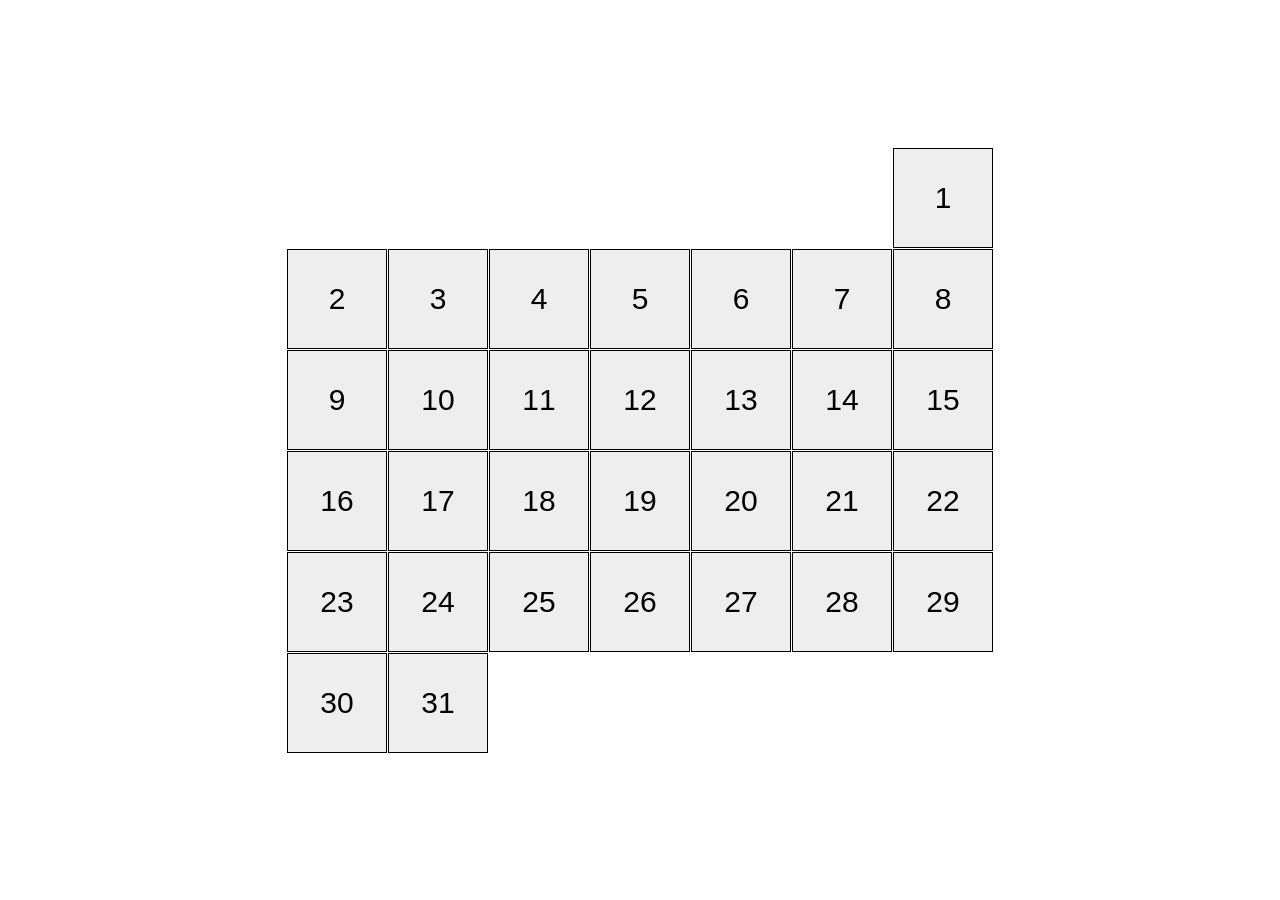
<file: index.html>
<!doctype html><html lang="en"><head><meta charset="utf-8"><meta name="viewport" content="width=device-width, initial-scale=1.0"><title>Calendar</title><link rel="stylesheet" href="index.e7eb196b.css"></head><body> <div class="calendar calendar--month-length-31 calendar--start-day-sun"> <div class="calendar__day"></div> <div class="calendar__day"></div> <div class="calendar__day"></div> <div class="calendar__day"></div> <div class="calendar__day"></div> <div class="calendar__day"></div> <div class="calendar__day"></div> <div class="calendar__day"></div> <div class="calendar__day"></div> <div class="calendar__day"></div> <div class="calendar__day"></div> <div class="calendar__day"></div> <div class="calendar__day"></div> <div class="calendar__day"></div> <div class="calendar__day"></div> <div class="calendar__day"></div> <div class="calendar__day"></div> <div class="calendar__day"></div> <div class="calendar__day"></div> <div class="calendar__day"></div> <div class="calendar__day"></div> <div class="calendar__day"></div> <div class="calendar__day"></div> <div class="calendar__day"></div> <div class="calendar__day"></div> <div class="calendar__day"></div> <div class="calendar__day"></div> <div class="calendar__day"></div> <div class="calendar__day"></div> <div class="calendar__day"></div> <div class="calendar__day"></div> </div> </body></html>
</file>
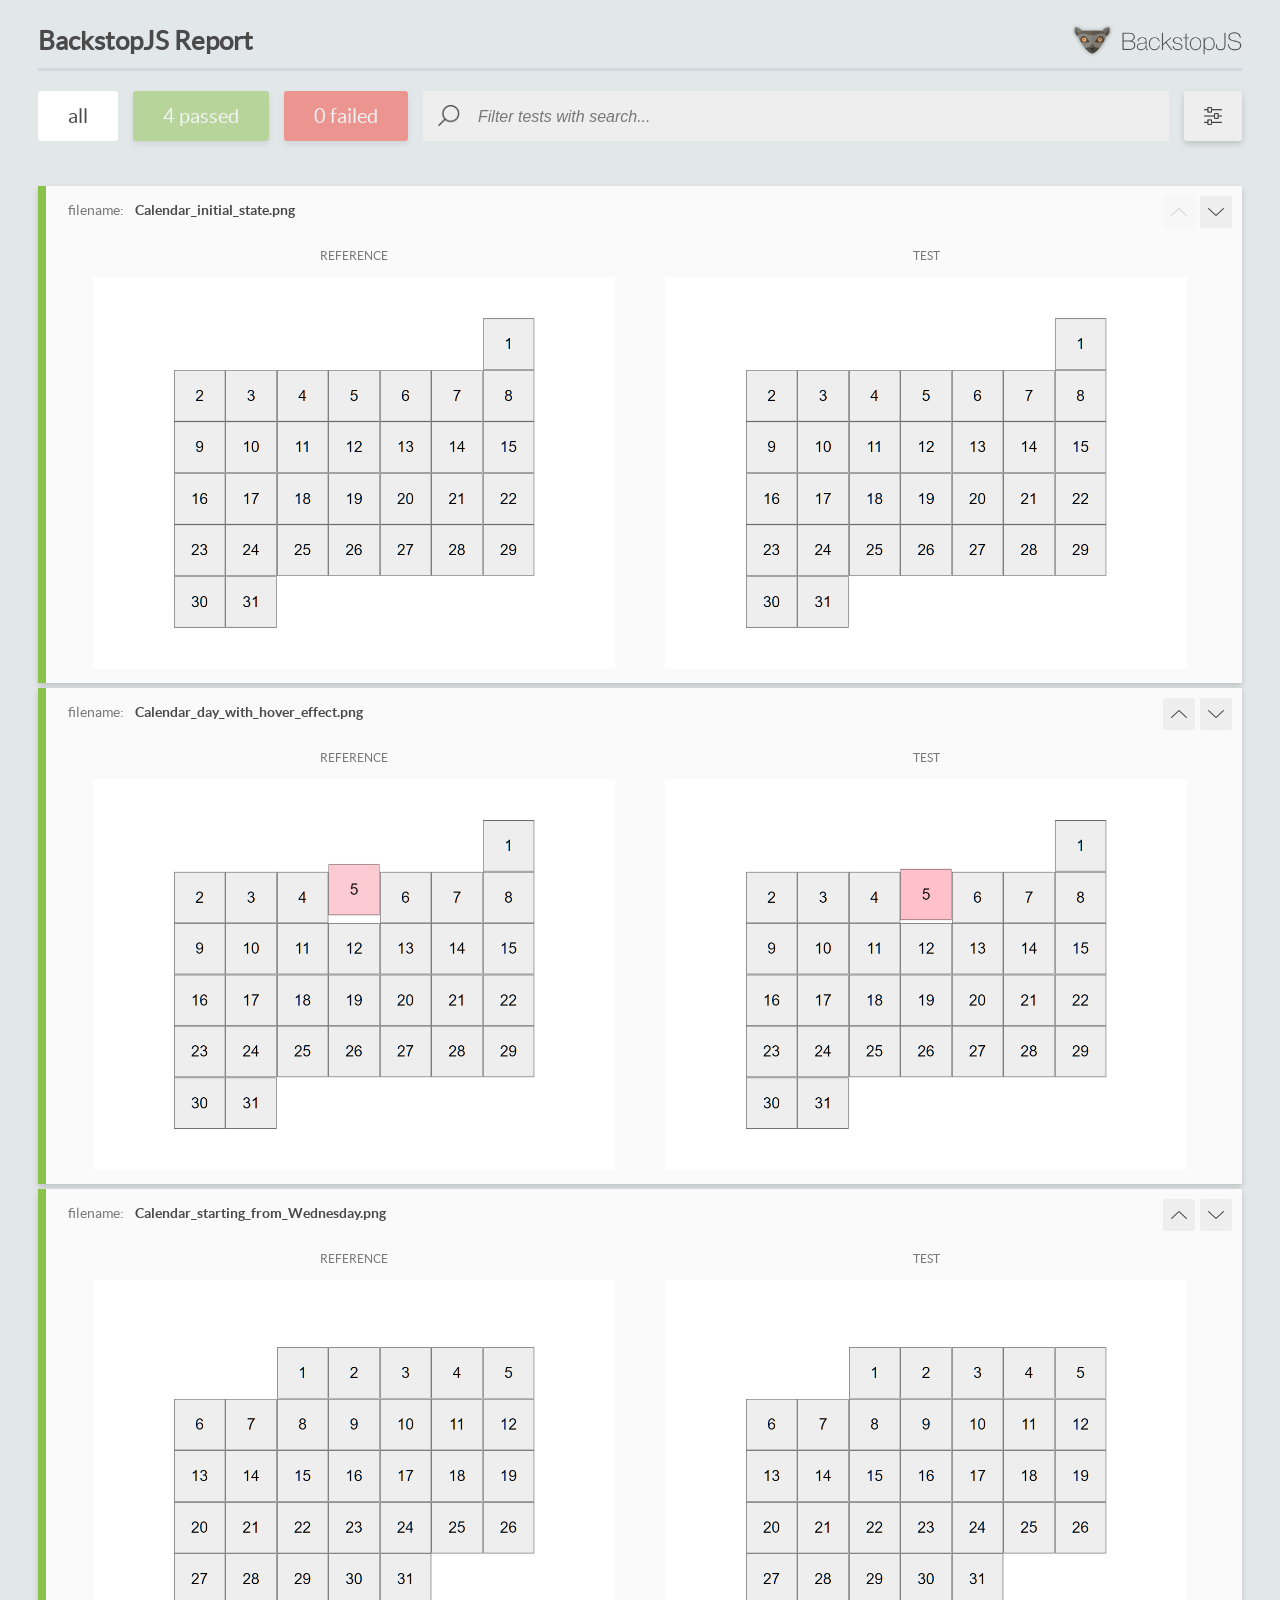
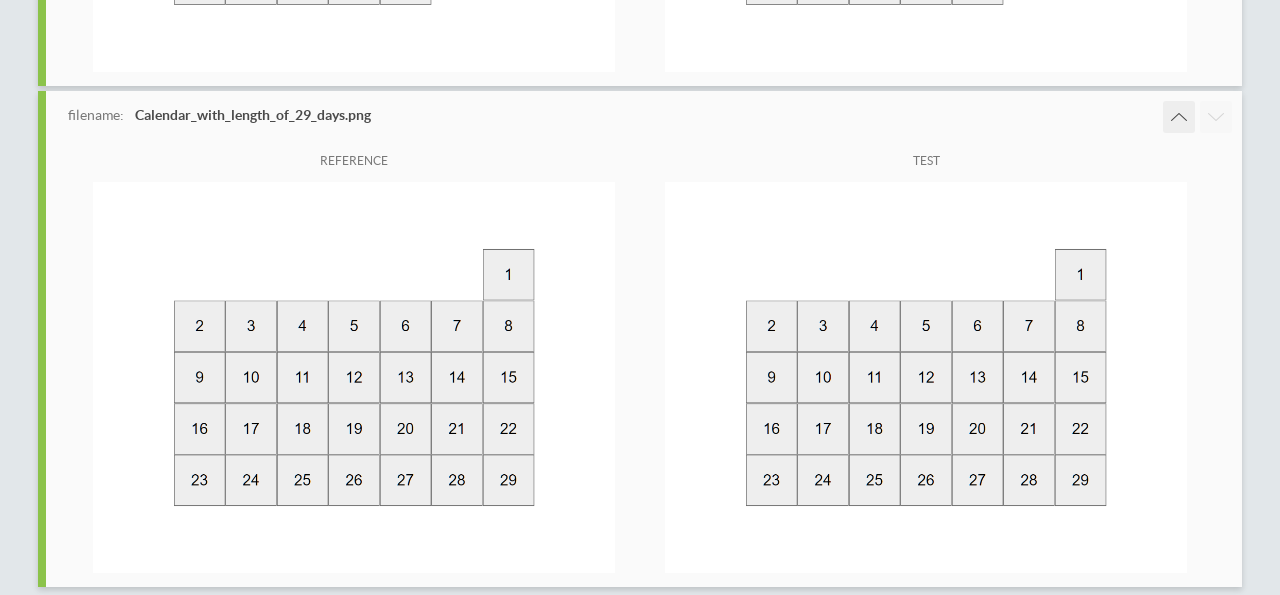
<file: report/html_report/index.html>
<!DOCTYPE html>
<html>
  <head>
    <meta charset="utf-8">
    <!-- Disable Cache -->
    <meta http-equiv="Cache-Control" content="no-cache, no-store, must-revalidate">
    <meta http-equiv="Pragma" content="no-cache">
    <meta http-equiv="Expires" content="0">

    <title>BackstopJS Report</title>

    <style>
      @font-face {
          font-family: 'latoregular';
          src: url('./assets/fonts/lato-regular-webfont.woff2') format('woff2'),
              url('./assets/fonts/lato-regular-webfont.woff') format('woff');
          font-weight: 400;
          font-style: normal;
      }
      @font-face {
          font-family: 'latobold';
          src: url('./assets/fonts/lato-bold-webfont.woff2') format('woff2'),
              url('./assets/fonts/lato-bold-webfont.woff') format('woff');
          font-weight: 700;
          font-style: normal;
      }

      .ReactModal__Body--open {
          overflow: hidden;
      }
      .ReactModal__Body--open .header {
        display: none;
      }

    </style>
  </head>
  <body style="background-color: #E2E7EA">
    <div id="root">

    </div>
    <script>
      function report (report) { // eslint-disable-line no-unused-vars
        window.tests = report;
      }
    </script>
    <script src="config.js"></script>
    <script src="index_bundle.js"></script>
  </body>
</html>
</file>
<file: index.e7eb196b.css>
*{box-sizing:border-box}body{justify-content:center;align-items:center;height:100vh;margin:0;display:flex}.calendar{flex-flow:wrap;justify-content:flex-start;align-items:center;gap:1px;width:716px;margin:0 auto;padding:5px;font-family:Arial,Helvetica,sans-serif;display:flex}.calendar--month-length-28 :nth-child(29),.calendar--month-length-28 :nth-child(30),.calendar--month-length-28 :nth-child(31),.calendar--month-length-28 :nth-child(32),.calendar--month-length-29 :nth-child(30),.calendar--month-length-29 :nth-child(31),.calendar--month-length-29 :nth-child(32),.calendar--month-length-30 :nth-child(31),.calendar--month-length-30 :nth-child(32),.calendar--month-length-31 :nth-child(32){display:none}.calendar--start-day-mon :first-child{margin-left:0}.calendar--start-day-tue :first-child{margin-left:101px}.calendar--start-day-wed :first-child{margin-left:202px}.calendar--start-day-thu :first-child{margin-left:303px}.calendar--start-day-fri :first-child{margin-left:404px}.calendar--start-day-sat :first-child{margin-left:505px}.calendar--start-day-sun :first-child{margin-left:606px}.calendar__day{box-sizing:border-box;cursor:pointer;background-color:#eee;border:1px solid #000;justify-content:center;align-items:center;width:100px;height:100px;display:flex}.calendar__day:hover{background-color:#ffbfcb;transition:transform .5s;transform:translateY(-20px)}.calendar__day:first-child:before{content:"1";font-size:30px}.calendar__day:nth-child(2):before{content:"2";font-size:30px}.calendar__day:nth-child(3):before{content:"3";font-size:30px}.calendar__day:nth-child(4):before{content:"4";font-size:30px}.calendar__day:nth-child(5):before{content:"5";font-size:30px}.calendar__day:nth-child(6):before{content:"6";font-size:30px}.calendar__day:nth-child(7):before{content:"7";font-size:30px}.calendar__day:nth-child(8):before{content:"8";font-size:30px}.calendar__day:nth-child(9):before{content:"9";font-size:30px}.calendar__day:nth-child(10):before{content:"10";font-size:30px}.calendar__day:nth-child(11):before{content:"11";font-size:30px}.calendar__day:nth-child(12):before{content:"12";font-size:30px}.calendar__day:nth-child(13):before{content:"13";font-size:30px}.calendar__day:nth-child(14):before{content:"14";font-size:30px}.calendar__day:nth-child(15):before{content:"15";font-size:30px}.calendar__day:nth-child(16):before{content:"16";font-size:30px}.calendar__day:nth-child(17):before{content:"17";font-size:30px}.calendar__day:nth-child(18):before{content:"18";font-size:30px}.calendar__day:nth-child(19):before{content:"19";font-size:30px}.calendar__day:nth-child(20):before{content:"20";font-size:30px}.calendar__day:nth-child(21):before{content:"21";font-size:30px}.calendar__day:nth-child(22):before{content:"22";font-size:30px}.calendar__day:nth-child(23):before{content:"23";font-size:30px}.calendar__day:nth-child(24):before{content:"24";font-size:30px}.calendar__day:nth-child(25):before{content:"25";font-size:30px}.calendar__day:nth-child(26):before{content:"26";font-size:30px}.calendar__day:nth-child(27):before{content:"27";font-size:30px}.calendar__day:nth-child(28):before{content:"28";font-size:30px}.calendar__day:nth-child(29):before{content:"29";font-size:30px}.calendar__day:nth-child(30):before{content:"30";font-size:30px}.calendar__day:nth-child(31):before{content:"31";font-size:30px}
/*# sourceMappingURL=index.e7eb196b.css.map */
</file>
